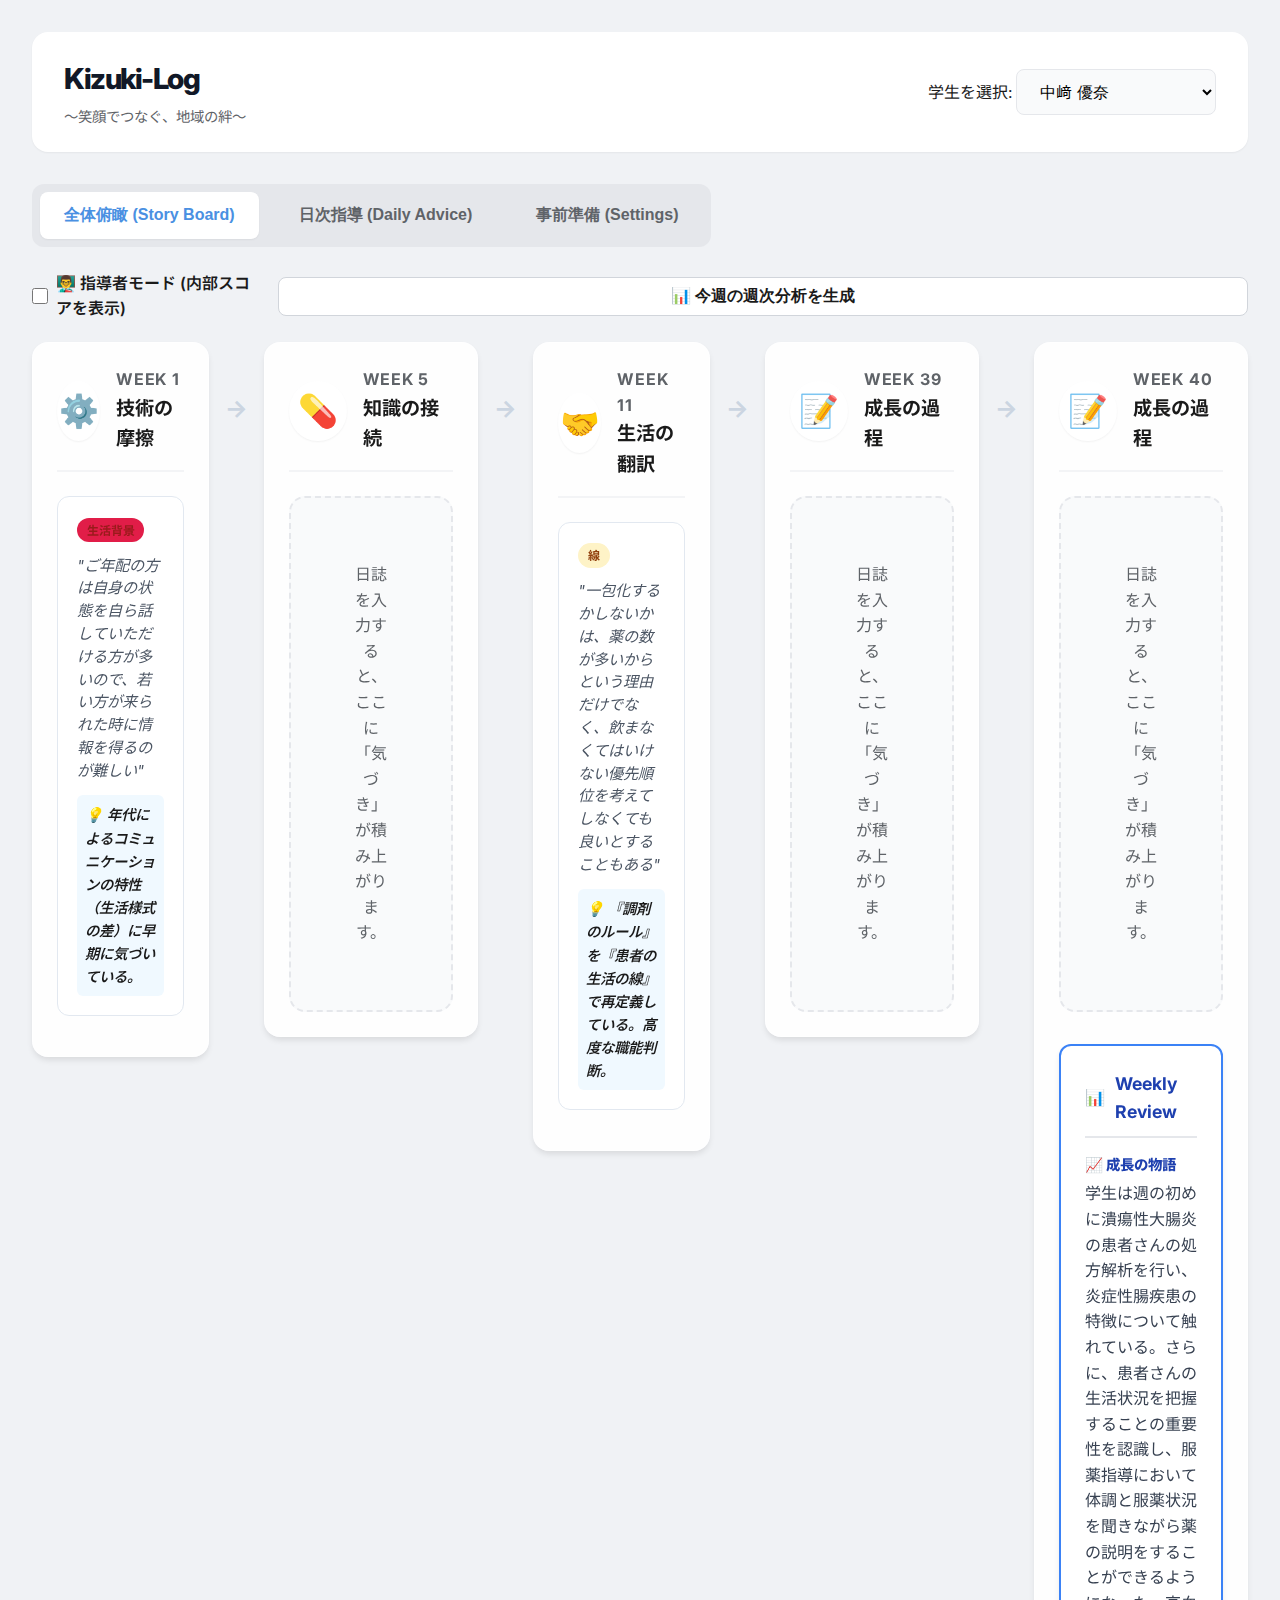
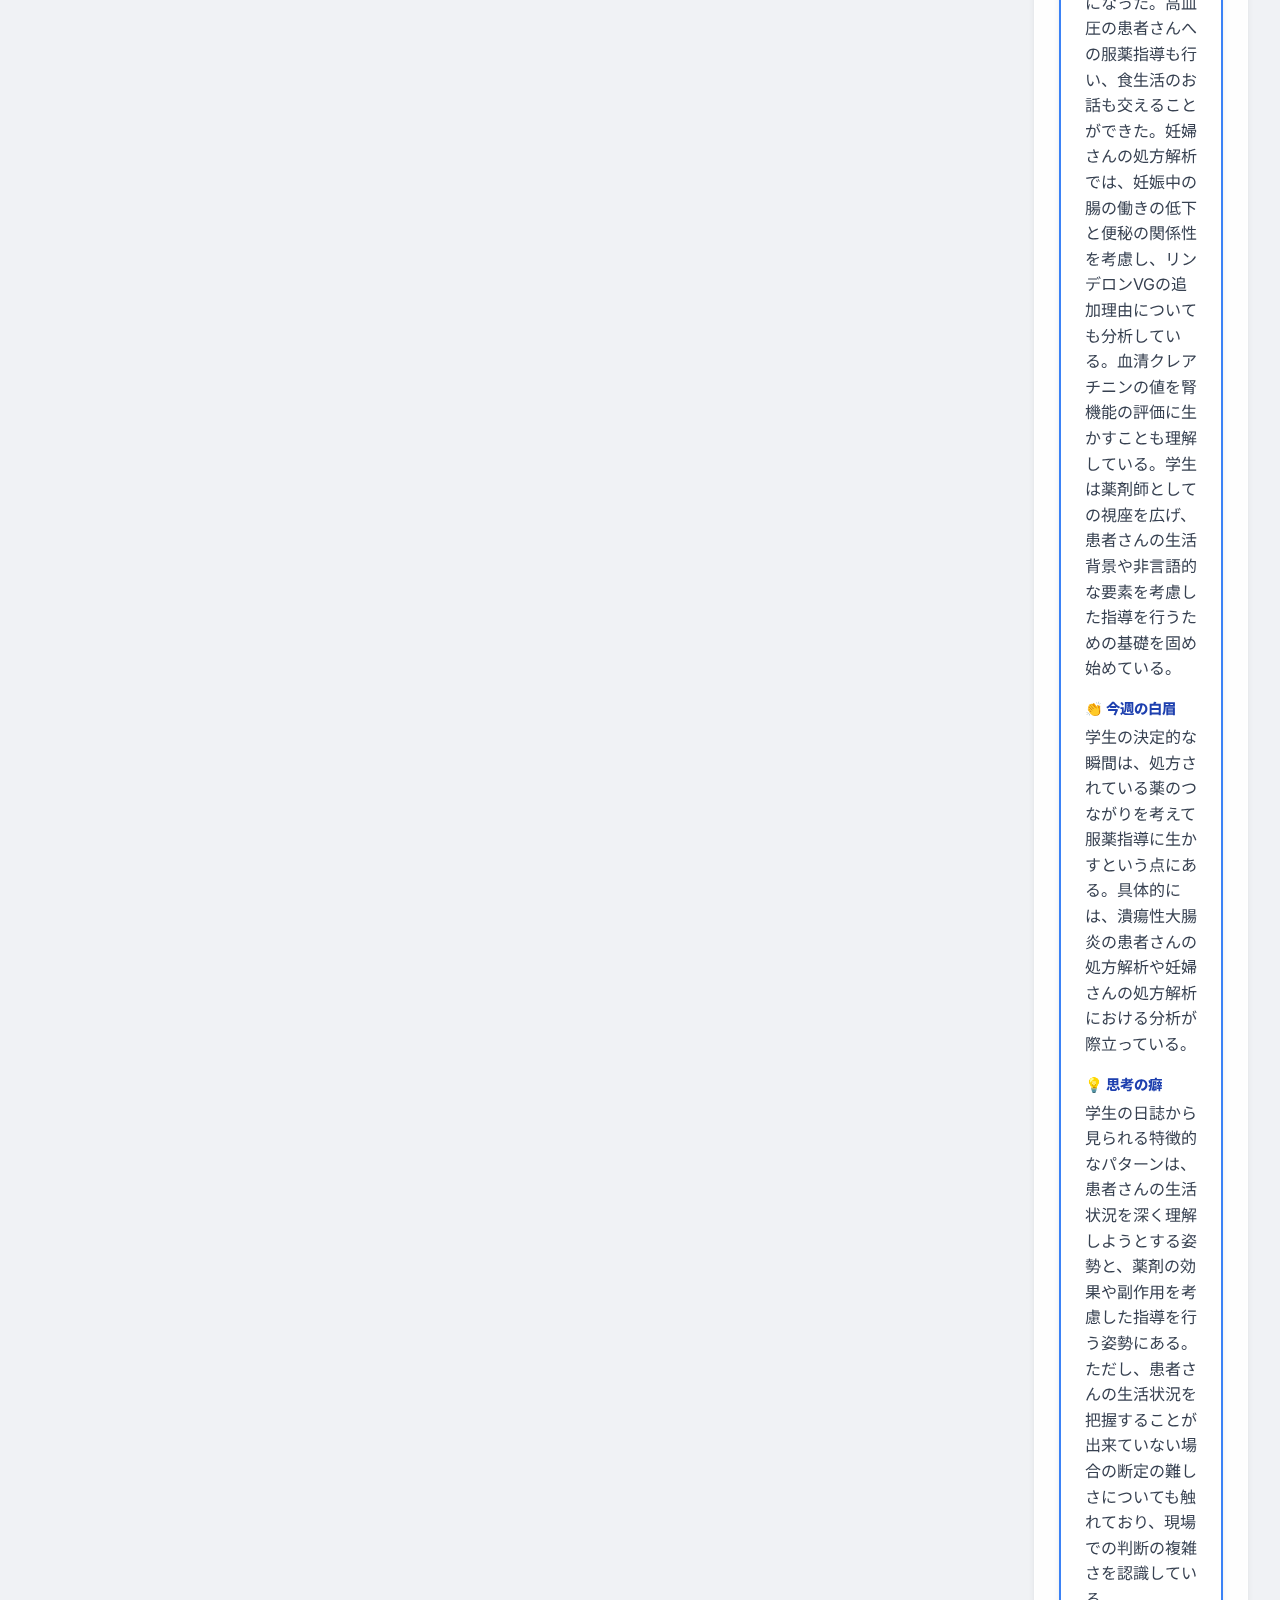
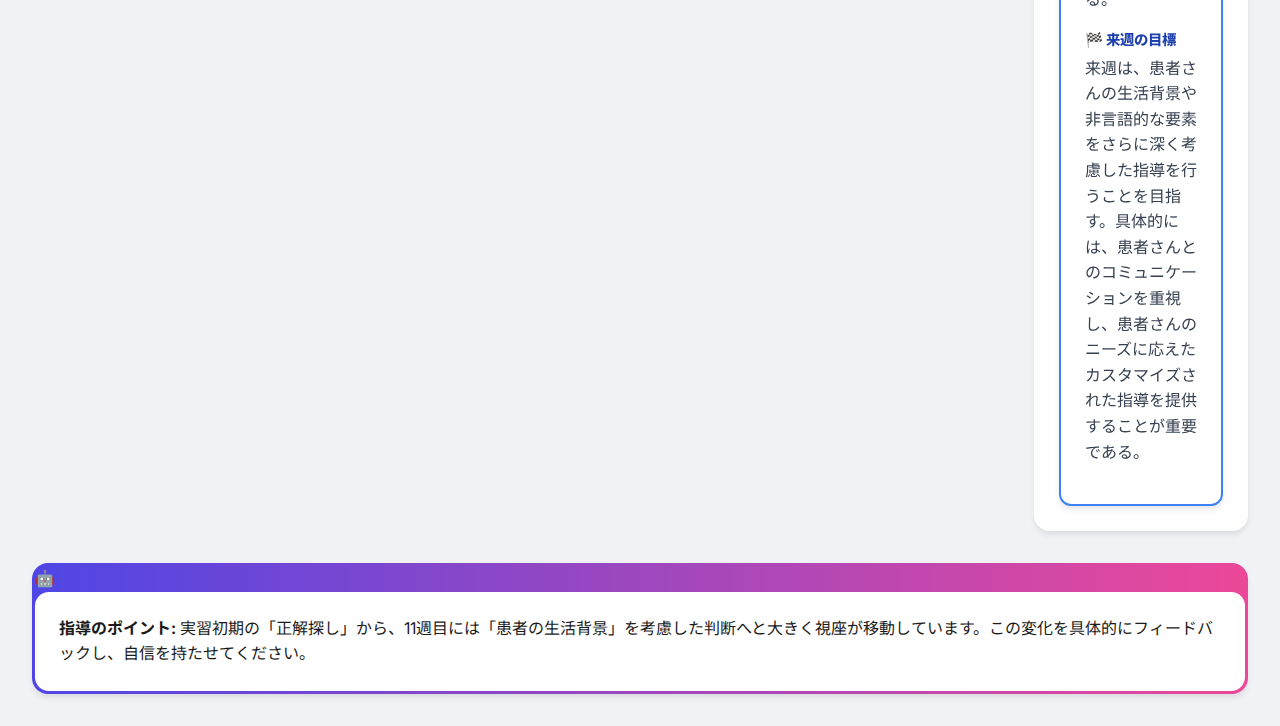
<file: index.html>
<!DOCTYPE html>
<html lang="ja">

<head>
    <meta charset="UTF-8">
    <meta name="viewport" content="width=device-width, initial-scale=1.0">
    <title>Kizuki-Log Dashboard</title>
    <link rel="stylesheet" href="style.css?v=3">
    <link
        href="https://fonts.googleapis.com/css2?family=Inter:wght@400;600;800&family=Noto+Sans+JP:wght@400;700&display=swap"
        rel="stylesheet">
</head>

<body>
    <div class="app-container">
        <header>
            <div class="logo">
                <h1>Kizuki-Log</h1>
                <span class="subtitle">〜薬局実習の「徒然なる学び」を翻訳する〜</span>
            </div>
            <div class="student-selector">
                <label for="student-select">学生を選択:</label>
                <select id="student-select">
                    <!-- Options will be populated by JS -->
                </select>
            </div>
        </header>

        <nav class="tab-nav">
            <button class="tab-btn active" data-tab="storyboard">全体俯瞰 (Story Board)</button>
            <button class="tab-btn" data-tab="daily">日次指導 (Daily Advice)</button>
            <button class="tab-btn" data-tab="settings">事前準備 (Settings)</button>
        </nav>

        <main>
            <!-- Story Board Tab -->
            <div id="tab-storyboard" class="tab-content active">
                <div class="storyboard-controls"
                    style="margin-bottom: 20px; display: flex; gap: 15px; align-items: center;">
                    <div class="instructor-toggle">
                        <label class="switch-label"
                            style="display: flex; align-items: center; gap: 8px; font-weight: 600; cursor: pointer;">
                            <input type="checkbox" id="instructor-mode-toggle" style="width: 20px; height: 20px;">
                            <span>👨‍🏫 指導者モード (内部スコアを表示)</span>
                        </label>
                    </div>
                    <button id="generate-weekly-btn" class="secondary-btn" style="margin: 0; padding: 8px 16px;">📊
                        今週の週次分析を生成</button>
                    <div id="weekly-loading" class="spinner-small" style="display: none;"></div>
                </div>

                <div class="story-board" id="story-board-container">
                    <!-- Dynamic Columns will be injected by JS -->
                    <div class="empty-state">設定画面で実習期間を設定すると、成長の軌跡がここに表示されます。</div>
                </div>

                <section class="ai-advice-section">
                    <div class="ai-icon">🤖</div>
                    <div id="ai-advice-content">
                        <!-- AI Advice populated here -->
                    </div>
                </section>
            </div>

            <!-- Daily Advice Tab -->
            <div id="tab-daily" class="tab-content" style="display: none;">
                <div class="daily-interface">
                    <!-- Calendar Sidebar -->
                    <div class="daily-calendar-col card">
                        <div class="header-with-icon">
                            <span class="icon">📅</span>
                            <h2>実習進捗</h2>
                        </div>
                        <div id="attendance-calendar" class="calendar-grid">
                            <!-- JS dynamically generates content -->
                        </div>
                        <div class="calendar-legend">
                            <span class="legend-item"><span class="dot filled"></span> 入力済</span>
                            <span class="legend-item"><span class="dot"></span> 未入力</span>
                        </div>
                    </div>

                    <!-- Left: Student Daily Input -->
                    <div class="daily-input-col card">
                        <div class="header-with-icon">
                            <span class="icon">📝</span>
                            <h2>今日の日誌入力</h2>
                        </div>
                        <div class="form-group-row">
                            <div class="form-group">
                                <label for="daily-date">日付:</label>
                                <input type="date" id="daily-date">
                            </div>
                        </div>
                        <div class="form-group">
                            <label for="journal-practical">具体的な実習内容</label>
                            <textarea id="journal-practical" placeholder="例：今日は糖尿病の患者さんの服薬指導を見学しました..."
                                style="height: 120px;"></textarea>
                        </div>
                        <div class="form-group">
                            <label for="journal-unachieved">実習にて達成できなかった点（次回への反省・改善点）</label>
                            <textarea id="journal-unachieved" placeholder="例：患者さんの質問に即座に答えられなかった..."
                                style="height: 100px;"></textarea>
                        </div>

                        <!-- 指導者専用入力エリア -->
                        <div class="instructor-input-area">
                            <div class="header-with-icon" style="margin-top: 12px;">
                                <span class="icon">👨‍🏫</span>
                                <h3>指導者メモ（任意）</h3>
                            </div>

                            <!-- 前回の継続フラグ表示 -->
                            <div id="previous-triggers-display" class="previous-triggers-box" style="display: none;">
                                <div class="triggers-label">🔗 前回の指導ポイント（継続フラグ）:</div>
                                <div id="previous-triggers-text" class="triggers-content"></div>
                            </div>

                            <div class="form-group">
                                <label for="instructor-notes">現場で感じた学生の様子</label>
                                <textarea id="instructor-notes" placeholder="例：今日は少し緊張気味だった。患者さんとの会話で笑顔が見られた..."
                                    style="height: 80px;"></textarea>
                            </div>
                        </div>

                        <button id="analyze-btn" class="primary-btn">🤖 AI解析・保存</button>
                        <div id="analyze-loading" class="loading-indicator" style="display: none;">
                            <div class="spinner"></div>
                            <span>AIが日誌を分析しています...</span>
                        </div>
                    </div>

                    <!-- Right: AI Briefing Report -->
                    <div class="daily-coach-col">

                        <!-- ブリーフィング・レポート: 専門的洞察 -->
                        <div class="coach-card analysis-card">
                            <div class="coach-header">
                                <span class="icon">📋</span>
                                <h3>ブリーフィング・レポート</h3>
                            </div>
                            <div id="daily-analysis-result">
                                <div class="empty-state-sm">日誌を入力して解析ボタンを押してね</div>
                            </div>
                        </div>

                        <!-- 対話サポート -->
                        <div class="coach-card suggestion-card">
                            <div class="coach-header">
                                <span class="icon">💬</span>
                                <h3>対話サポート</h3>
                            </div>
                            <div id="daily-suggestions">
                                <!-- Mentoring support content -->
                            </div>
                        </div>

                        <!-- 指導シード（次回の継続ポイント） -->
                        <div class="coach-card seed-card" id="seed-selection-card" style="display: none;">
                            <div class="coach-header">
                                <span class="icon">🌱</span>
                                <h3>次回の指導シード</h3>
                            </div>
                            <p class="seed-instruction">明日確認したいポイントを1つ選んでください：</p>
                            <div id="mentoring-seeds-list">
                                <!-- Radio buttons for seeds -->
                            </div>
                            <button id="save-seed-btn" class="secondary-btn">選択したシードを保存</button>
                        </div>

                        <!-- 【NEW】研究用判定データ（Step 0 統合） -->
                        <div class="coach-card step0-card" id="step0-judgment-card"
                            style="display: none; border-left-color: #9c27b0;">
                            <div class="coach-header">
                                <span class="icon">🔬</span>
                                <h3>研究データ判定 (Step 0)</h3>
                            </div>
                            <p class="seed-instruction" style="margin-bottom: 12px;">
                                AIが抽出したトピックの「概念化レベル」と「主体」を確認・修正してください。</p>
                            <div id="step0-drafts-list" class="step0-drafts-container">
                                <!-- Draft items will be injected here by JS -->
                            </div>
                            <button id="save-step0-btn" class="primary-btn"
                                style="margin-top: 12px; width: 100%; background-color: #9c27b0;">この判定を確定して保存</button>
                        </div>

                        <!-- Feedback Input -->
                        <div class="coach-card feedback-input-card">
                            <div class="coach-header">
                                <span class="icon">✍️</span>
                                <h3>指導コメント入力</h3>
                            </div>
                            <textarea id="feedback-input" placeholder="学生への実際のフィードバックを入力..."></textarea>
                            <button id="save-feedback-btn" class="secondary-btn">コメントを保存</button>
                        </div>
                    </div>
                </div>
            </div>
            <!-- Settings Tab -->
            <div id="tab-settings" class="tab-content" style="display: none;">
                <div class="settings-interface card">
                    <div class="header-with-actions">
                        <div class="header-with-icon">
                            <span class="icon">⚙️</span>
                            <h2 id="settings-title">事前準備・設定</h2>
                        </div>
                        <button id="add-new-student-btn" class="tertiary-btn">+ 新規学生を追加</button>
                    </div>

                    <section class="settings-section">
                        <h3>0. 対象学生の選択・登録</h3>
                        <div class="form-group">
                            <label for="student-name">学生氏名:</label>
                            <input type="text" id="student-name" placeholder="例：新薬 太郎（既存学生を選ぶと編集、新しい名前で新規登録）">
                        </div>
                    </section>

                    <section class="settings-section">
                        <h3>1. 実習期間の設定</h3>
                        <div class="form-group-row">
                            <div class="form-group">
                                <label for="start-date">開始日:</label>
                                <input type="date" id="start-date">
                            </div>
                            <div class="form-group">
                                <label for="end-date">終了日:</label>
                                <input type="date" id="end-date">
                            </div>
                        </div>
                    </section>

                    <section class="settings-section">
                        <h3>2. 薬局のスローガン・評価軸</h3>
                        <div class="form-group">
                            <label for="pharmacy-slogan">スローガン:</label>
                            <input type="text" id="pharmacy-slogan" placeholder="例：生活を翻訳する、徒然なる学び">
                        </div>
                        <div class="form-group">
                            <label for="focus-keywords">重点キーワード（カンマ区切り）:</label>
                            <input type="text" id="focus-keywords" placeholder="例：生活背景, 心情, 処方意図">
                        </div>
                    </section>

                    <section class="settings-section">
                        <h3>3. AIプロバイダ設定</h3>
                        <div class="form-group">
                            <label for="ai-provider-select">使用するAIエンジン:</label>
                            <select id="ai-provider-select">
                                <option value="groq">🚀 Groq (Llama 3.3 70B) — 無料・高速</option>
                                <option value="gemini">✨ Google Gemini 2.0 Flash (推奨)</option>
                                <option value="openai">🤖 OpenAI (GPT-4o) — 有料</option>
                                <option value="anthropic">🧠 Anthropic (Claude) — 有料</option>
                            </select>
                        </div>
                        <div id="ai-provider-status" class="ai-provider-status">
                            <span class="status-dot status-unknown"></span>
                            <span id="ai-status-text">接続テストボタンで確認できます</span>
                        </div>
                        <button id="test-ai-btn" class="tertiary-btn" style="margin-top: 8px;">🔌 接続テスト</button>
                    </section>

                    <section class="settings-section">
                        <h3>4. 学生個別の情報</h3>
                        <div class="form-group">
                            <label for="student-goal">今回の実習目標:</label>
                            <textarea id="student-goal" style="height: 80px;"
                                placeholder="学生本人が立てた目標や、指導者として期待すること"></textarea>
                        </div>
                        <div class="form-group">
                            <label for="student-interests">興味・関心のある分野:</label>
                            <input type="text" id="student-interests" placeholder="例：漢方, 在宅, OTC, 多職種連携">
                        </div>
                    </section>

                    <button id="save-settings-btn" class="primary-btn">設定を保存して適用</button>
                </div>
            </div>
        </main>
    </div>
    <script src="app.js?v=3"></script>
</body>

</html>
</file>
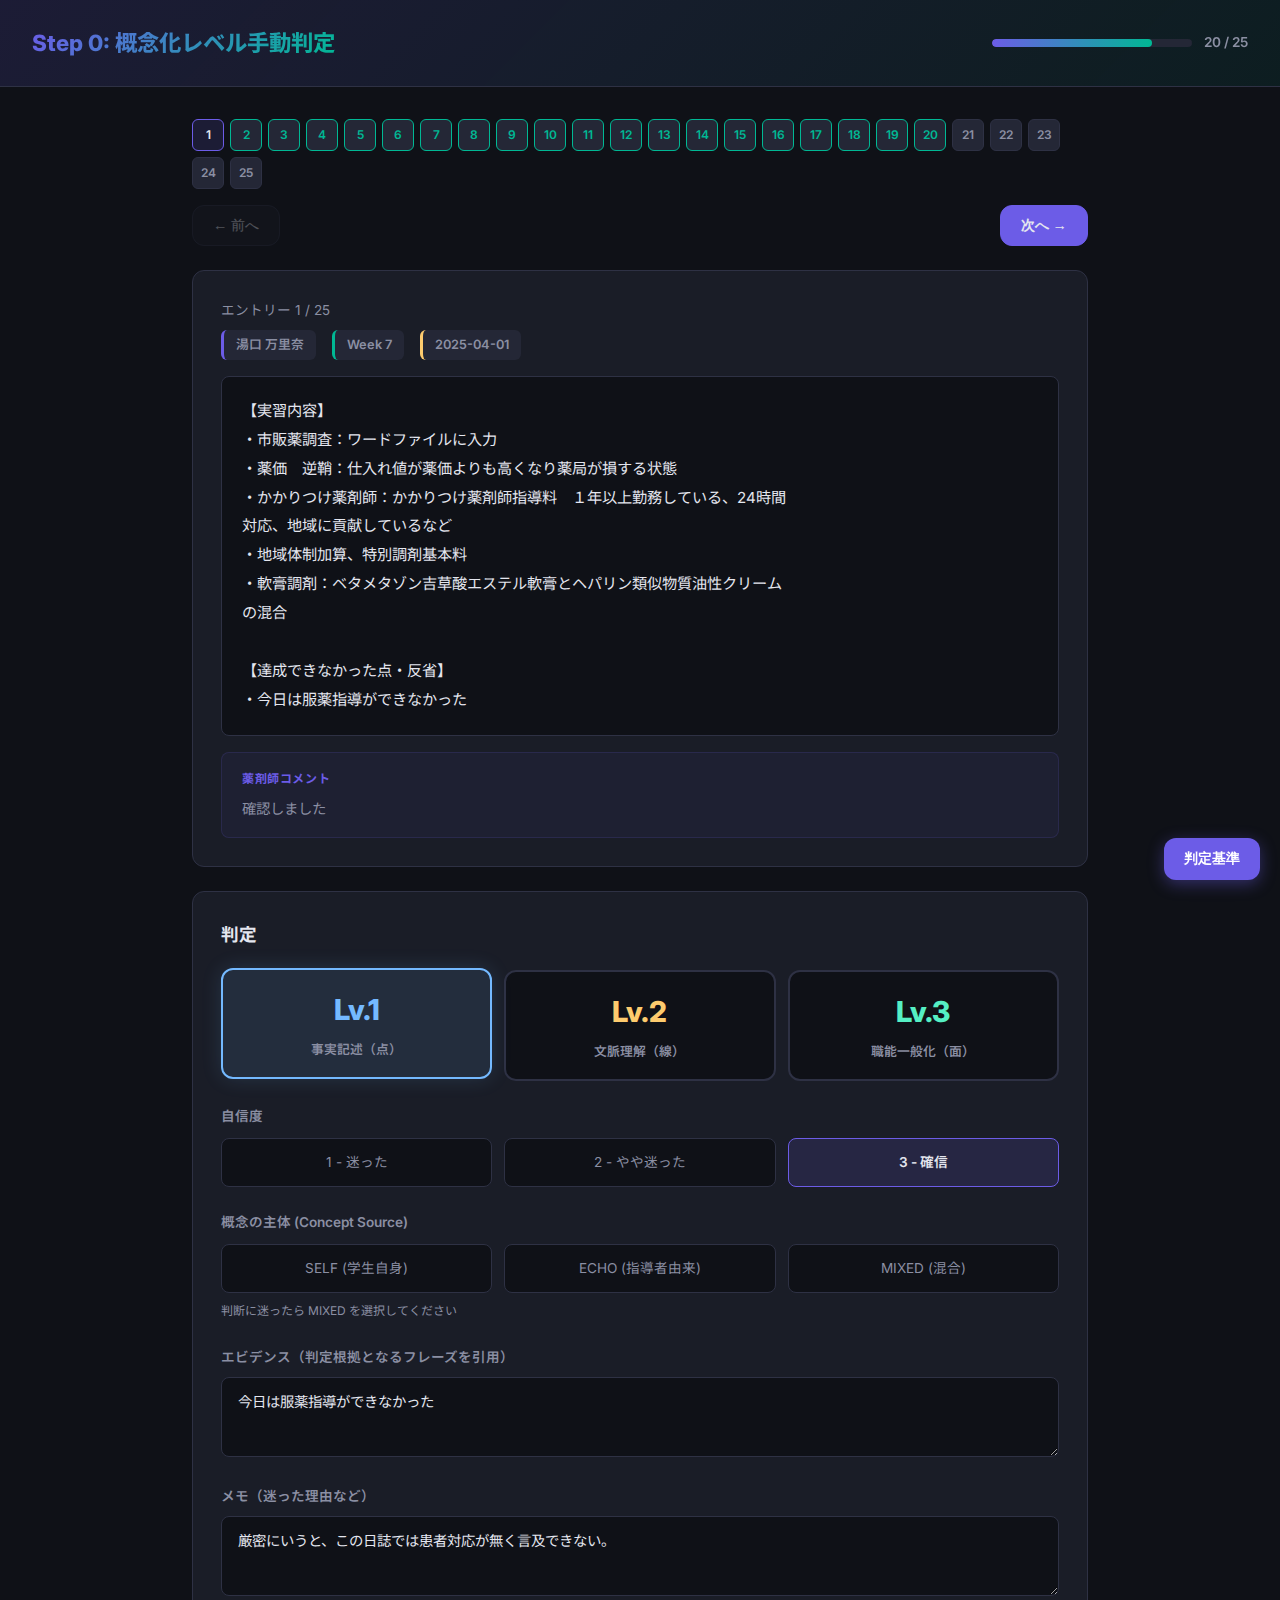
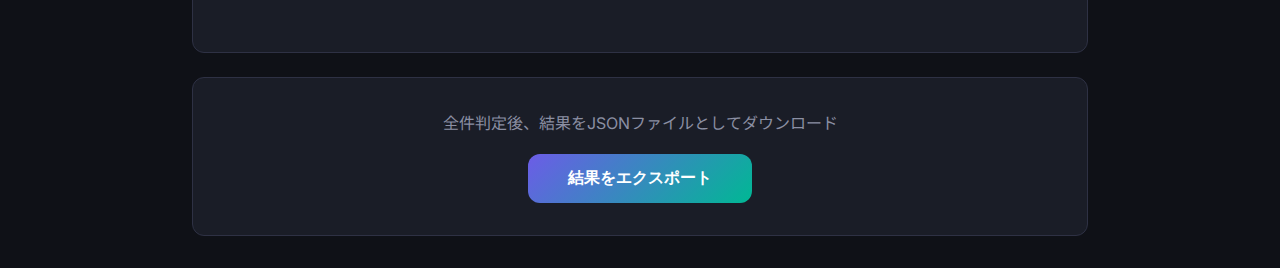
<file: step0_interface.html>
<!DOCTYPE html>
<html lang="ja">

<head>
    <meta charset="UTF-8">
    <meta name="viewport" content="width=device-width, initial-scale=1.0">
    <title>Step 0: 概念化レベル手動判定</title>
    <link
        href="https://fonts.googleapis.com/css2?family=Inter:wght@400;600;800&family=Noto+Sans+JP:wght@400;700&display=swap"
        rel="stylesheet">
    <style>
        :root {
            --bg: #0f1117;
            --surface: #1a1d27;
            --surface-2: #242736;
            --border: #2e3144;
            --text: #e4e6ef;
            --text-muted: #8b8fa3;
            --primary: #6c5ce7;
            --primary-glow: rgba(108, 92, 231, 0.15);
            --success: #00b894;
            --warning: #fdcb6e;
            --danger: #ff6b6b;
            --lv1: #74b9ff;
            --lv2: #fdcb6e;
            --lv3: #55efc4;
            --radius: 12px;
        }

        * {
            box-sizing: border-box;
            margin: 0;
            padding: 0;
        }

        body {
            font-family: 'Inter', 'Noto Sans JP', sans-serif;
            background: var(--bg);
            color: var(--text);
            line-height: 1.7;
        }

        /* Header */
        .header {
            background: linear-gradient(135deg, rgba(108, 92, 231, 0.15), rgba(0, 184, 148, 0.08));
            border-bottom: 1px solid var(--border);
            padding: 24px 32px;
            display: flex;
            justify-content: space-between;
            align-items: center;
            position: sticky;
            top: 0;
            z-index: 100;
            backdrop-filter: blur(20px);
        }

        .header h1 {
            font-size: 1.4rem;
            font-weight: 800;
            background: linear-gradient(135deg, #6c5ce7, #00b894);
            -webkit-background-clip: text;
            -webkit-text-fill-color: transparent;
        }

        .progress-bar {
            display: flex;
            align-items: center;
            gap: 12px;
        }

        .progress-track {
            width: 200px;
            height: 8px;
            background: var(--surface-2);
            border-radius: 4px;
            overflow: hidden;
        }

        .progress-fill {
            height: 100%;
            background: linear-gradient(90deg, #6c5ce7, #00b894);
            border-radius: 4px;
            transition: width 0.4s ease;
        }

        .progress-text {
            font-size: 0.85rem;
            color: var(--text-muted);
            font-weight: 600;
        }

        /* Layout */
        .container {
            max-width: 960px;
            margin: 0 auto;
            padding: 32px;
        }

        /* Navigation */
        .nav-buttons {
            display: flex;
            justify-content: space-between;
            margin-bottom: 24px;
        }

        .nav-btn {
            padding: 10px 20px;
            border: 1px solid var(--border);
            background: var(--surface);
            color: var(--text);
            border-radius: var(--radius);
            cursor: pointer;
            font-size: 0.9rem;
            transition: all 0.2s;
        }

        .nav-btn:hover:not(:disabled) {
            background: var(--surface-2);
            border-color: var(--primary);
        }

        .nav-btn:disabled {
            opacity: 0.3;
            cursor: not-allowed;
        }

        .nav-btn.primary {
            background: var(--primary);
            border-color: var(--primary);
            font-weight: 600;
        }

        /* Entry Card */
        .entry-card {
            background: var(--surface);
            border: 1px solid var(--border);
            border-radius: var(--radius);
            padding: 28px;
            margin-bottom: 24px;
        }

        .entry-meta {
            display: flex;
            gap: 16px;
            margin-bottom: 16px;
            flex-wrap: wrap;
        }

        .meta-tag {
            padding: 4px 12px;
            background: var(--surface-2);
            border-radius: 6px;
            font-size: 0.8rem;
            color: var(--text-muted);
            font-weight: 600;
        }

        .meta-tag.student {
            border-left: 3px solid var(--primary);
        }

        .meta-tag.week {
            border-left: 3px solid var(--success);
        }

        .meta-tag.date {
            border-left: 3px solid var(--warning);
        }

        .entry-counter {
            font-size: 0.85rem;
            color: var(--text-muted);
            margin-bottom: 8px;
        }

        .entry-text {
            background: var(--bg);
            border: 1px solid var(--border);
            border-radius: 8px;
            padding: 20px;
            font-size: 0.95rem;
            line-height: 1.9;
            max-height: 400px;
            overflow-y: auto;
            white-space: pre-wrap;
        }

        /* Pharmacist feedback section */
        .feedback-section {
            margin-top: 16px;
            padding: 16px 20px;
            background: rgba(108, 92, 231, 0.06);
            border: 1px solid rgba(108, 92, 231, 0.15);
            border-radius: 8px;
        }

        .feedback-label {
            font-size: 0.75rem;
            color: var(--primary);
            font-weight: 700;
            text-transform: uppercase;
            letter-spacing: 0.05em;
            margin-bottom: 8px;
        }

        .feedback-text {
            font-size: 0.9rem;
            color: var(--text-muted);
            line-height: 1.7;
            white-space: pre-wrap;
        }

        /* Judgment Form */
        .judgment-card {
            background: var(--surface);
            border: 1px solid var(--border);
            border-radius: var(--radius);
            padding: 28px;
            margin-bottom: 24px;
        }

        .judgment-card h3 {
            font-size: 1.1rem;
            margin-bottom: 20px;
            color: var(--text);
        }

        /* Level Selection */
        .level-options {
            display: grid;
            grid-template-columns: repeat(3, 1fr);
            gap: 12px;
            margin-bottom: 24px;
        }

        .level-btn {
            padding: 16px;
            border: 2px solid var(--border);
            background: var(--bg);
            border-radius: var(--radius);
            cursor: pointer;
            text-align: center;
            transition: all 0.25s;
        }

        .level-btn:hover {
            transform: translateY(-2px);
            box-shadow: 0 4px 12px rgba(0, 0, 0, 0.3);
        }

        .level-btn.selected {
            transform: translateY(-2px);
        }

        .level-btn[data-level="1"].selected {
            border-color: var(--lv1);
            background: rgba(116, 185, 255, 0.1);
            box-shadow: 0 0 20px rgba(116, 185, 255, 0.15);
        }

        .level-btn[data-level="2"].selected {
            border-color: var(--lv2);
            background: rgba(253, 203, 110, 0.1);
            box-shadow: 0 0 20px rgba(253, 203, 110, 0.15);
        }

        .level-btn[data-level="3"].selected {
            border-color: var(--lv3);
            background: rgba(85, 239, 196, 0.1);
            box-shadow: 0 0 20px rgba(85, 239, 196, 0.15);
        }

        .level-num {
            font-size: 1.8rem;
            font-weight: 800;
            margin-bottom: 4px;
        }

        .level-btn[data-level="1"] .level-num {
            color: var(--lv1);
        }

        .level-btn[data-level="2"] .level-num {
            color: var(--lv2);
        }

        .level-btn[data-level="3"] .level-num {
            color: var(--lv3);
        }

        .level-label {
            font-size: 0.8rem;
            color: var(--text-muted);
            font-weight: 600;
        }

        /* Confidence */
        .confidence-section {
            margin-bottom: 24px;
        }

        .confidence-section label {
            display: block;
            font-size: 0.85rem;
            color: var(--text-muted);
            margin-bottom: 10px;
            font-weight: 600;
        }

        .confidence-options {
            display: flex;
            gap: 12px;
        }

        .conf-btn {
            flex: 1;
            padding: 12px;
            border: 1px solid var(--border);
            background: var(--bg);
            border-radius: 8px;
            cursor: pointer;
            text-align: center;
            font-size: 0.85rem;
            color: var(--text-muted);
            transition: all 0.2s;
        }

        .conf-btn:hover {
            border-color: var(--primary);
        }

        .conf-btn.selected {
            border-color: var(--primary);
            background: var(--primary-glow);
            color: var(--text);
            font-weight: 600;
        }

        /* Text inputs */
        .form-group {
            margin-bottom: 20px;
        }

        .form-group label {
            display: block;
            font-size: 0.85rem;
            color: var(--text-muted);
            margin-bottom: 8px;
            font-weight: 600;
        }

        .form-group textarea {
            width: 100%;
            padding: 12px 16px;
            border: 1px solid var(--border);
            background: var(--bg);
            color: var(--text);
            border-radius: 8px;
            font-family: inherit;
            font-size: 0.9rem;
            resize: vertical;
            min-height: 80px;
            transition: border-color 0.2s;
        }

        .form-group textarea:focus {
            outline: none;
            border-color: var(--primary);
        }

        /* Status indicator */
        .status-dot {
            display: inline-block;
            width: 8px;
            height: 8px;
            border-radius: 50%;
            margin-right: 6px;
        }

        .status-dot.done {
            background: var(--success);
        }

        .status-dot.pending {
            background: var(--border);
        }

        /* Export section */
        .export-section {
            text-align: center;
            padding: 32px;
            background: var(--surface);
            border: 1px solid var(--border);
            border-radius: var(--radius);
        }

        .export-btn {
            padding: 14px 40px;
            background: linear-gradient(135deg, #6c5ce7, #00b894);
            border: none;
            border-radius: var(--radius);
            color: white;
            font-size: 1rem;
            font-weight: 700;
            cursor: pointer;
            transition: all 0.3s;
        }

        .export-btn:hover {
            transform: translateY(-2px);
            box-shadow: 0 6px 20px rgba(108, 92, 231, 0.35);
        }

        .export-btn:disabled {
            opacity: 0.5;
            cursor: not-allowed;
            transform: none;
        }

        /* Reference panel */
        .ref-toggle {
            position: fixed;
            bottom: 20px;
            right: 20px;
            padding: 12px 20px;
            background: var(--primary);
            color: white;
            border: none;
            border-radius: var(--radius);
            cursor: pointer;
            font-weight: 600;
            font-size: 0.85rem;
            z-index: 200;
            box-shadow: 0 4px 16px rgba(108, 92, 231, 0.4);
        }

        .ref-panel {
            position: fixed;
            top: 0;
            right: -420px;
            width: 400px;
            height: 100vh;
            background: var(--surface);
            border-left: 1px solid var(--border);
            padding: 24px;
            overflow-y: auto;
            z-index: 150;
            transition: right 0.3s ease;
        }

        .ref-panel.open {
            right: 0;
        }

        .ref-panel h3 {
            font-size: 1rem;
            margin-bottom: 16px;
        }

        .ref-level {
            padding: 14px;
            background: var(--bg);
            border-radius: 8px;
            margin-bottom: 12px;
            border-left: 3px solid var(--border);
        }

        .ref-level.lv1 {
            border-left-color: var(--lv1);
        }

        .ref-level.lv2 {
            border-left-color: var(--lv2);
        }

        .ref-level.lv3 {
            border-left-color: var(--lv3);
        }

        .ref-level h4 {
            font-size: 0.9rem;
            margin-bottom: 6px;
        }

        .ref-level p {
            font-size: 0.8rem;
            color: var(--text-muted);
        }

        /* Thumbnail list */
        .thumbnail-list {
            display: flex;
            gap: 6px;
            flex-wrap: wrap;
            margin-bottom: 16px;
        }

        .thumb {
            width: 32px;
            height: 32px;
            border-radius: 6px;
            background: var(--surface-2);
            border: 1px solid var(--border);
            display: flex;
            align-items: center;
            justify-content: center;
            font-size: 0.75rem;
            font-weight: 600;
            cursor: pointer;
            transition: all 0.15s;
            color: var(--text-muted);
        }

        .thumb:hover {
            border-color: var(--primary);
        }

        .thumb.current {
            border-color: var(--primary);
            background: var(--primary-glow);
            color: var(--text);
        }

        .thumb.done {
            border-color: var(--success);
            color: var(--success);
        }

        /* Scrollbar */
        ::-webkit-scrollbar {
            width: 6px;
        }

        ::-webkit-scrollbar-track {
            background: var(--bg);
        }

        ::-webkit-scrollbar-thumb {
            background: var(--border);
            border-radius: 3px;
        }
    </style>
</head>

<body>
    <div class="header">
        <h1>Step 0: 概念化レベル手動判定</h1>
        <div class="progress-bar">
            <div class="progress-track">
                <div class="progress-fill" id="progressFill"></div>
            </div>
            <span class="progress-text" id="progressText">0 / 0</span>
        </div>
    </div>

    <div class="container">
        <div class="thumbnail-list" id="thumbnailList"></div>

        <div class="nav-buttons">
            <button class="nav-btn" id="prevBtn" onclick="navigate(-1)" disabled>&#8592; 前へ</button>
            <button class="nav-btn primary" id="nextBtn" onclick="navigate(1)">次へ &#8594;</button>
        </div>

        <div class="entry-card">
            <div class="entry-counter" id="entryCounter"></div>
            <div class="entry-meta" id="entryMeta"></div>
            <div class="entry-text" id="entryText"></div>
            <div class="feedback-section" id="feedbackSection" style="display:none">
                <div class="feedback-label">薬剤師コメント</div>
                <div class="feedback-text" id="feedbackText"></div>
            </div>
        </div>

        <div class="judgment-card">
            <h3>判定</h3>
            <div class="level-options">
                <div class="level-btn" data-level="1" onclick="setLevel(1)">
                    <div class="level-num">Lv.1</div>
                    <div class="level-label">事実記述（点）</div>
                </div>
                <div class="level-btn" data-level="2" onclick="setLevel(2)">
                    <div class="level-num">Lv.2</div>
                    <div class="level-label">文脈理解（線）</div>
                </div>
                <div class="level-btn" data-level="3" onclick="setLevel(3)">
                    <div class="level-num">Lv.3</div>
                    <div class="level-label">職能一般化（面）</div>
                </div>
            </div>

            <div class="confidence-section">
                <label>自信度</label>
                <div class="confidence-options">
                    <div class="conf-btn" data-conf="1" onclick="setConfidence(1)">1 - 迷った</div>
                    <div class="conf-btn" data-conf="2" onclick="setConfidence(2)">2 - やや迷った</div>
                    <div class="conf-btn" data-conf="3" onclick="setConfidence(3)">3 - 確信</div>
                </div>
            </div>

            <div class="confidence-section" style="margin-bottom: 24px;">
                <label>概念の主体 (Concept Source)</label>
                <div class="confidence-options" id="source-options">
                    <div class="conf-btn source-btn" data-source="SELF" onclick="setSource('SELF')">SELF (学生自身)</div>
                    <div class="conf-btn source-btn" data-source="ECHO" onclick="setSource('ECHO')">ECHO (指導者由来)</div>
                    <div class="conf-btn source-btn" data-source="MIXED" onclick="setSource('MIXED')">MIXED (混合)</div>
                </div>
                <p style="font-size: 0.75rem; color: var(--text-muted); margin-top: 8px;">判断に迷ったら MIXED を選択してください</p>
            </div>

            <div class="form-group">
                <label>エビデンス（判定根拠となるフレーズを引用）</label>
                <textarea id="evidenceInput" placeholder="日誌テキストから根拠となる部分を引用..."></textarea>
            </div>

            <div class="form-group">
                <label>メモ（迷った理由など）</label>
                <textarea id="notesInput" placeholder="判定に迷った理由、気づいたことなど..."></textarea>
            </div>
        </div>

        <div class="export-section">
            <p style="margin-bottom:16px; color: var(--text-muted);">全件判定後、結果をJSONファイルとしてダウンロード</p>
            <button class="export-btn" id="exportBtn" onclick="exportResults()">結果をエクスポート</button>
        </div>
    </div>

    <!-- Reference Panel -->
    <button class="ref-toggle" onclick="toggleRef()">判定基準</button>
    <div class="ref-panel" id="refPanel">
        <h3>判定基準リファレンス</h3>
        <div class="ref-level lv1">
            <h4 style="color: var(--lv1);">Lv.1 事実記述（点）</h4>
            <p>出来事を「点」として記録。解釈・理由付けなし。<br>
                例:「〜を見学した」「〜と言われた」「忙しかった」<br>
                主観的解釈なし / 因果関係の言及なし</p>
        </div>
        <div class="ref-level lv2">
            <h4 style="color: var(--lv2);">Lv.2 文脈理解（線）</h4>
            <p>背景・関連性に気づく。共通性を発見。仮説を立て始める。<br>
                例:「〜だからではないか」「〜かもしれない」「前と似ている」<br>
                「なぜ？」が内在 / 類似性・差異への言及 / まだ一般化はなし</p>
        </div>
        <div class="ref-level lv3">
            <h4 style="color: var(--lv3);">Lv.3 職能一般化（面）</h4>
            <p>個別経験を一般原則に昇華。他場面でも使えるルール抽出。<br>
                例:「薬剤師には〜が必要」「今後は〜を意識する」<br>
                他状況にも適用可能な法則化 / 職能の自己定義</p>
        </div>
        <hr style="border-color: var(--border); margin: 16px 0;">
        <div style="font-size: 0.8rem; color: var(--text-muted);">
            <p><strong>迷ったら:</strong> 低い方を選ぶ</p>
            <p><strong>Lv1/Lv2 境界:</strong> キーワードだけで判断しない。根拠があればLv2。</p>
            <p><strong>Lv2/Lv3 境界:</strong> 「北極星」と比較。同等の明確さがあればLv3。</p>
        </div>
    </div>

    <script>
        let data = null;
        let currentIndex = 0;

        // Load data
        async function init() {
            try {
                const response = await fetch('./step0_data.json?t=' + Date.now());
                data = await response.json();
                renderEntry();
                renderThumbnails();
                updateProgress();
            } catch (e) {
                document.querySelector('.container').innerHTML =
                    '<p style="color:var(--danger);padding:40px;text-align:center;">step0_data.json の読み込みに失敗しました。<br>先に python step0_extract_data.py を実行してください。</p>';
            }
        }

        function renderEntry() {
            const entry = data.entries[currentIndex];
            const j = entry.judgment;

            document.getElementById('entryCounter').textContent =
                `エントリー ${currentIndex + 1} / ${data.entries.length}`;

            document.getElementById('entryMeta').innerHTML = `
                <span class="meta-tag student">${entry.context.student_name}</span>
                <span class="meta-tag week">Week ${entry.context.week_number}</span>
                <span class="meta-tag date">${entry.context.journal_date}</span>
            `;

            document.getElementById('entryText').textContent = entry.entry_text;

            const fbSection = document.getElementById('feedbackSection');
            if (entry.pharmacist_feedback) {
                fbSection.style.display = 'block';
                document.getElementById('feedbackText').textContent = entry.pharmacist_feedback;
            } else {
                fbSection.style.display = 'none';
            }

            // Restore judgment state
            document.querySelectorAll('.level-btn').forEach(b => b.classList.remove('selected'));
            if (j.level) {
                document.querySelector(`.level-btn[data-level="${j.level}"]`)?.classList.add('selected');
            }

            document.querySelectorAll('.conf-btn:not(.source-btn)').forEach(b => b.classList.remove('selected'));
            if (j.confidence) {
                document.querySelector(`.conf-btn[data-conf="${j.confidence}"]`)?.classList.add('selected');
            }

            document.querySelectorAll('.source-btn').forEach(b => b.classList.remove('selected'));
            if (j.concept_source) {
                document.querySelector(`.source-btn[data-source="${j.concept_source}"]`)?.classList.add('selected');
            }

            document.getElementById('evidenceInput').value = j.evidence || '';
            document.getElementById('notesInput').value = j.notes || '';

            // Nav buttons
            document.getElementById('prevBtn').disabled = currentIndex === 0;
            document.getElementById('nextBtn').textContent =
                currentIndex === data.entries.length - 1 ? '完了' : '次へ →';

            renderThumbnails();
        }

        function renderThumbnails() {
            const list = document.getElementById('thumbnailList');
            list.innerHTML = data.entries.map((e, i) => {
                const done = e.judgment.level !== null;
                const cls = i === currentIndex ? 'current' : (done ? 'done' : '');
                return `<div class="thumb ${cls}" onclick="goTo(${i})">${i + 1}</div>`;
            }).join('');
        }

        function saveCurrentJudgment() {
            if (!data) return;
            const entry = data.entries[currentIndex];
            entry.judgment.evidence = document.getElementById('evidenceInput').value;
            entry.judgment.notes = document.getElementById('notesInput').value;
        }

        function setLevel(lv) {
            data.entries[currentIndex].judgment.level = lv;
            document.querySelectorAll('.level-btn').forEach(b => b.classList.remove('selected'));
            document.querySelector(`.level-btn[data-level="${lv}"]`).classList.add('selected');
            updateProgress();
            renderThumbnails();
        }

        function setConfidence(conf) {
            data.entries[currentIndex].judgment.confidence = conf;
            document.querySelectorAll('.conf-btn:not(.source-btn)').forEach(b => b.classList.remove('selected'));
            document.querySelector(`.conf-btn[data-conf="${conf}"]`).classList.add('selected');
        }

        function setSource(source) {
            data.entries[currentIndex].judgment.concept_source = source;
            document.querySelectorAll('.source-btn').forEach(b => b.classList.remove('selected'));
            document.querySelector(`.source-btn[data-source="${source}"]`).classList.add('selected');
        }

        function navigate(dir) {
            saveCurrentJudgment();
            currentIndex += dir;
            if (currentIndex < 0) currentIndex = 0;
            if (currentIndex >= data.entries.length) currentIndex = data.entries.length - 1;
            renderEntry();
            window.scrollTo(0, 0);
        }

        function goTo(idx) {
            saveCurrentJudgment();
            currentIndex = idx;
            renderEntry();
            window.scrollTo(0, 0);
        }

        function updateProgress() {
            const done = data.entries.filter(e => e.judgment.level !== null).length;
            const total = data.entries.length;
            const pct = total > 0 ? (done / total * 100) : 0;
            document.getElementById('progressFill').style.width = pct + '%';
            document.getElementById('progressText').textContent = `${done} / ${total}`;
        }

        function toggleRef() {
            document.getElementById('refPanel').classList.toggle('open');
        }

        function exportResults() {
            saveCurrentJudgment();
            const incomplete = data.entries.filter(e => e.judgment.level === null);
            if (incomplete.length > 0) {
                if (!confirm(`未判定が ${incomplete.length} 件あります。途中保存しますか？`)) return;
            }

            const output = {
                metadata: {
                    ...data.metadata,
                    judgment_date: new Date().toISOString().split('T')[0],
                    completed: data.entries.filter(e => e.judgment.level !== null).length,
                    total: data.entries.length
                },
                entries: data.entries
            };

            const blob = new Blob([JSON.stringify(output, null, 2)], { type: 'application/json' });
            const url = URL.createObjectURL(blob);
            const a = document.createElement('a');
            a.href = url;
            a.download = `step0_judged_${new Date().toISOString().split('T')[0]}.json`;
            a.click();
            URL.revokeObjectURL(url);
        }

        // Keyboard shortcuts
        document.addEventListener('keydown', (e) => {
            if (e.target.tagName === 'TEXTAREA') return;
            switch (e.key) {
                case '1': setLevel(1); break;
                case '2': setLevel(2); break;
                case '3': setLevel(3); break;
                case 'ArrowRight': navigate(1); break;
                case 'ArrowLeft': navigate(-1); break;
            }
        });

        init();
    </script>
</body>

</html>
</file>
<file: style.css>
:root {
    --primary: #4a90e2;
    --bg-color: #f0f2f5;
    --text-primary: #1a1a1a;
    --text-secondary: #5f6368;
    --accent: #3b82f6;
    --card-bg: rgba(255, 255, 255, 0.9);
    --glass-border: 1px solid rgba(255, 255, 255, 0.4);
    --shadow-sm: 0 1px 2px rgba(0, 0, 0, 0.05);
    --shadow-md: 0 4px 6px -1px rgba(0, 0, 0, 0.1);
    --font-sans: 'Inter', "Noto Sans JP", sans-serif;

    /* Stage Colors */
    --color-w1: #e0f2fe;
    --color-w1-dark: #0284c7;
    --color-w5: #f0fdf4;
    --color-w5-dark: #16a34a;
    --color-w11: #fff1f2;
    --color-w11-dark: #e11d48;
}

* {
    box-sizing: border-box;
    margin: 0;
    padding: 0;
}

body {
    font-family: var(--font-sans);
    background-color: var(--bg-color);
    margin: 0;
    color: var(--text-primary);
    line-height: 1.6;
}

.app-container {
    max-width: 1400px;
    margin: 0 auto;
    padding: 2rem;
}

/* Header */
header {
    display: flex;
    justify-content: space-between;
    align-items: center;
    margin-bottom: 2rem;
    background: white;
    padding: 1.5rem 2rem;
    border-radius: 16px;
    box-shadow: var(--shadow-sm);
}

.logo h1 {
    font-size: 1.8rem;
    margin: 0;
    font-weight: 800;
    letter-spacing: -0.05em;
    color: #111827;
}

.subtitle {
    display: block;
    color: var(--text-secondary);
    font-size: 0.9rem;
    margin-top: 0.2rem;
}

select {
    padding: 0.8rem 1.2rem;
    border-radius: 8px;
    border: 1px solid #e5e7eb;
    font-size: 1rem;
    background-color: #f9fafb;
    cursor: pointer;
    min-width: 200px;
}

/* Story Board Layout */
.story-board {
    display: flex;
    gap: 1rem;
    align-items: flex-start;
    margin-bottom: 2rem;
}

.stage-column {
    flex: 1;
    background: var(--card-bg);
    border-radius: 16px;
    padding: 1.5rem;
    min-height: 600px;
    box-shadow: var(--shadow-md);
    border: var(--glass-border);
    backdrop-filter: blur(8px);
}

.stage-connector {
    display: flex;
    align-items: center;
    justify-content: center;
    padding-top: 3rem;
    color: #cbd5e1;
    font-weight: bold;
    font-size: 1.5rem;
}

/* Stage Headers */
.stage-header {
    display: flex;
    align-items: center;
    gap: 1rem;
    margin-bottom: 1.5rem;
    padding-bottom: 1rem;
    border-bottom: 2px solid #f3f4f6;
}

.stage-icon {
    font-size: 2rem;
    background: #fff;
    width: 60px;
    height: 60px;
    display: flex;
    align-items: center;
    justify-content: center;
    border-radius: 50%;
    box-shadow: var(--shadow-sm);
}

.stage-info h2 {
    margin: 0;
    font-size: 1rem;
    color: var(--text-secondary);
    text-transform: uppercase;
    letter-spacing: 0.05em;
}

.stage-theme {
    margin: 0;
    font-size: 1.2rem;
    font-weight: 700;
    color: var(--text-primary);
}

/* Specific Colors for Columns */
#col-w1 .stage-icon {
    color: var(--color-w1-dark);
    background: var(--color-w1);
}

#col-w5 .stage-icon {
    color: var(--color-w5-dark);
    background: var(--color-w5);
}

#col-w11 .stage-icon {
    color: var(--color-w11-dark);
    background: var(--color-w11);
}

/* Cards */
.growth-trigger-card {
    background: linear-gradient(135deg, #f8fafc, #edf2f7);
    padding: 1.2rem;
    border-radius: 12px;
    border-left: 4px solid var(--accent);
    margin-bottom: 1rem;
}

.trigger-desc {
    font-weight: 600;
    font-size: 0.95rem;
    color: #334155;
}

.insight-card {
    background: white;
    padding: 1.2rem;
    border-radius: 12px;
    border: 1px solid #e2e8f0;
    margin-bottom: 1rem;
    transition: transform 0.2s;
}

.insight-card:hover {
    transform: translateY(-2px);
    box-shadow: var(--shadow-md);
}

.insight-header {
    margin-bottom: 0.8rem;
}

.badgem {
    font-size: 0.75rem;
    padding: 0.3rem 0.6rem;
    border-radius: 100px;
    font-weight: 700;
    text-transform: uppercase;
}

.badge-生活背景 {
    background: #fee2e2;
    color: #991b1b;
}

.badge-線 {
    background: #fef3c7;
    color: #92400e;
}

.badge-滲み出し {
    background: #dbeafe;
    color: #1e40af;
}

.badge-伏線回収 {
    background: #d1fae5;
    color: #065f46;
}

.insight-text {
    font-style: italic;
    color: #4b5563;
    margin-bottom: 0.8rem;
    font-size: 0.95rem;
    line-height: 1.5;
}

.insight-reason {
    font-size: 0.85rem;
    color: var(--color-w1-dark);
    font-weight: 600;
    background: #f0f9ff;
    padding: 0.5rem;
    border-radius: 6px;
}

/* AI Advice Section */
.ai-advice-section {
    background: linear-gradient(to right, #4f46e5, #ec4899);
    border-radius: 16px;
    padding: 3px;
    /* for gradient border effect */
    color: white;
    box-shadow: var(--shadow-md);
}

.ai-advice-section>div:last-child {
    background: white;
    /* Inner content bg */
    border-radius: 14px;
    padding: 1.5rem;
    color: var(--text-primary);
    display: flex;
    align-items: center;
    gap: 1rem;
}


/* Settings Interface */
.settings-interface {
    max-width: 800px;
    margin: 0 auto;
    background: white;
    border-radius: 16px;
    padding: 2.5rem;
    box-shadow: var(--shadow-md);
}

.settings-section {
    margin-bottom: 2.5rem;
    padding-bottom: 1.5rem;
    border-bottom: 1px solid #f3f4f6;
}

.settings-section h3 {
    font-size: 1.2rem;
    color: var(--primary);
    margin-bottom: 1.5rem;
}

.form-group {
    margin-bottom: 1.2rem;
}

.form-group label {
    display: block;
    font-weight: 600;
    margin-bottom: 0.5rem;
    color: var(--text-primary);
}

.form-group input[type="text"],
.form-group input[type="date"],
.form-group select {
    width: 100%;
    padding: 0.8rem;
    border: 1px solid #d1d5db;
    border-radius: 8px;
    font-size: 1rem;
    box-sizing: border-box;
}

.form-group-row {
    display: flex;
    gap: 1.5rem;
}

.form-group-row .form-group {
    flex: 1;
}

.empty-state {
    grid-column: 1 / -1;
    text-align: center;
    padding: 4rem;
    background: #f9fafb;
    border-radius: 16px;
    border: 2px dashed #e5e7eb;
    color: var(--text-secondary);
}

/* Tabs extension */
.tab-nav {
    display: flex;
    gap: 1rem;
    margin-bottom: 1.5rem;
    background: #e5e7eb;
    padding: 0.5rem;
    border-radius: 12px;
    width: fit-content;
}

.tab-btn {
    padding: 0.8rem 1.5rem;
    border: none;
    background: transparent;
    font-size: 1rem;
    font-weight: 600;
    color: var(--text-secondary);
    border-radius: 8px;
    cursor: pointer;
    transition: all 0.2s;
}

.tab-btn.active {
    background: white;
    color: var(--primary);
    box-shadow: var(--shadow-sm);
}

/* Daily Interface Layout */
.daily-interface {
    display: grid;
    grid-template-columns: 200px 1.2fr 1fr;
    gap: 1.5rem;
    align-items: start;
}

.daily-input-col {
    flex: 1;
    background: white;
    border-radius: 16px;
    padding: 2rem;
    box-shadow: var(--shadow-md);
}

.daily-coach-col {
    flex: 1;
    display: flex;
    flex-direction: column;
    gap: 1.5rem;
}

/* Forms */
/* Forms */
textarea {
    width: 100%;
    min-height: 100px;
    border: 1px solid #d1d5db;
    border-radius: 12px;
    padding: 1rem;
    font-size: 1rem;
    font-family: var(--font-sans);
    resize: vertical;
    margin-bottom: 0.5rem;
    box-sizing: border-box;
}

#journal-practical {
    height: 150px;
}

#journal-unachieved {
    height: 120px;
    background-color: #ffffff;
    border-color: #fca5a5;
    /* Light red border for unachieved */
}

/* Focus styles */
textarea:focus {
    outline: none;
    border-color: var(--primary);
    box-shadow: 0 0 0 3px rgba(74, 144, 226, 0.1);
}

#journal-unachieved:focus {
    border-color: #e11d48;
    box-shadow: 0 0 0 3px rgba(225, 29, 72, 0.1);
}

.helper-text {
    font-size: 0.9rem;
    color: var(--text-secondary);
    margin-bottom: 1rem;
}

/* Header Actions */
.header-with-actions {
    display: flex;
    justify-content: space-between;
    align-items: center;
    margin-bottom: 20px;
}

.tertiary-btn {
    background: transparent;
    border: 1px solid var(--primary-color);
    color: var(--primary-color);
    padding: 6px 12px;
    border-radius: 4px;
    font-size: 0.9rem;
    cursor: pointer;
    transition: all 0.2s;
}

.tertiary-btn:hover {
    background: rgba(30, 58, 138, 0.05);
}

.primary-btn {
    background: var(--primary);
    color: white;
    border: none;
    padding: 0.8rem 2rem;
    border-radius: 8px;
    font-size: 1rem;
    font-weight: 700;
    cursor: pointer;
    transition: background 0.2s;
    width: 100%;
}

.primary-btn:hover {
    background: #1d4ed8;
}

.secondary-btn {
    background: white;
    color: var(--text-primary);
    border: 1px solid #d1d5db;
    padding: 0.8rem 2rem;
    border-radius: 8px;
    font-size: 1rem;
    font-weight: 600;
    cursor: pointer;
    width: 100%;
}

.secondary-btn:hover {
    background: #f9fafb;
}

/* Coach Cards */
.coach-card {
    background: white;
    border-radius: 16px;
    padding: 1.5rem;
    box-shadow: var(--shadow-sm);
    border: 1px solid #e5e7eb;
}

.analysis-card {
    border-left: 5px solid var(--accent);
}

.suggestion-card {
    background: #fdfbf7;
    /* Slightly warm for ideas */
}

.coach-header {
    display: flex;
    align-items: center;
    gap: 0.8rem;
    margin-bottom: 1rem;
}

.coach-header h3 {
    margin: 0;
    font-size: 1.1rem;
}

.empty-state-sm {
    color: #9ca3af;
    font-style: italic;
    text-align: center;
    padding: 1rem;
}

.analysis-badge {
    display: inline-block;
    padding: 0.3rem 0.8rem;
    border-radius: 100px;
    font-weight: 700;
    font-size: 0.9rem;
    color: white;
    background: var(--text-secondary);
    margin-bottom: 0.8rem;
}

.badge-生活背景 {
    background: #e11d48;
}

.badge-知識の接続 {
    background: #16a34a;
}

.badge-心情の受容 {
    background: #d97706;
}

.analysis-msg {
    line-height: 1.6;
    color: var(--text-primary);
}

.suggestion-item {
    background: white;
    padding: 1rem;
    border-radius: 8px;
    border: 1px solid #e5e7eb;
    margin-bottom: 0.8rem;
    cursor: pointer;
    transition: all 0.2s;
    font-size: 0.95rem;
}

.suggestion-item:hover {
    border-color: var(--accent);
    transform: translateX(5px);
}

.header-with-icon {
    display: flex;
    align-items: center;
    gap: 1rem;
    margin-bottom: 0.5rem;
}

.stage .icon {
    font-size: 2rem;
    background: #fff;
    width: 60px;
    height: 60px;
    border-radius: 50%;
    display: flex;
    align-items: center;
    justify-content: center;
    box-shadow: 0 4px 15px rgba(0, 0, 0, 0.1);
    margin-bottom: 10px;
}

.stage .label {
    font-size: 0.8rem;
    color: var(--text-light);
    font-weight: 600;
}

.stage .title {
    font-weight: 700;
    font-size: 1rem;
}

.progress-line {
    flex: 0.5;
    height: 4px;
    background: #e0e6ed;
    border-radius: 2px;
    margin-bottom: 40px;
}

.stage.active .icon {
    background: var(--primary);
    color: white;
}

/* Grid layout */
.dashboard-grid {
    display: grid;
    grid-template-columns: 1fr 400px;
    gap: 24px;
}

/* Insights Timeline */
.insight-item {
    padding: 15px;
    border-left: 4px solid var(--primary);
    background: rgba(74, 144, 226, 0.05);
    border-radius: 0 12px 12px 0;
    margin-bottom: 15px;
}

.insight-tag {
    display: inline-block;
    padding: 2px 10px;
    border-radius: 20px;
    font-size: 0.75rem;
    background: var(--primary);
    color: white;
    margin-bottom: 8px;
}

.insight-snippet {
    font-weight: 700;
    margin-bottom: 5px;
}

.insight-reason {
    font-size: 0.9rem;
    color: var(--text-light);
    font-style: italic;
}

/* AI Advice Card */
.highlighter {
    background: linear-gradient(135deg, #67b26f 0%, #4ca2cd 100%);
    color: white;
}

.highlighter h2 {
    color: white;
}

.advice-card {
    background: rgba(255, 255, 255, 0.2);
    padding: 15px;
    border-radius: 12px;
    font-weight: 600;
}

#growth-description p {
    margin-bottom: 10px;
    font-size: 0.95rem;
}

@media (max-width: 900px) {
    .dashboard-grid {
        grid-template-columns: 1fr;
    }
}

/* ====================================================
   ブリーフィング・レポート (Constitution §5.2)
   ==================================================== */

.briefing-section {
    margin-bottom: 1rem;
    padding-bottom: 0.8rem;
    border-bottom: 1px solid #f3f4f6;
}

.briefing-section:last-child {
    border-bottom: none;
    margin-bottom: 0;
}

.briefing-label {
    font-weight: 700;
    font-size: 0.9rem;
    color: var(--primary);
    margin-bottom: 0.4rem;
}

.briefing-content {
    font-size: 0.95rem;
    line-height: 1.7;
    color: var(--text-primary);
}

/* ====================================================
   指導シード選択カード (Constitution §5.4)
   ==================================================== */

.seed-card {
    background: linear-gradient(135deg, #f0fdf4, #ecfdf5);
    border-left: 5px solid #16a34a;
}

.seed-instruction {
    font-size: 0.9rem;
    color: var(--text-secondary);
    margin-bottom: 0.8rem;
}

.seed-option {
    display: flex;
    align-items: flex-start;
    gap: 0.6rem;
    background: white;
    padding: 0.8rem 1rem;
    border-radius: 10px;
    border: 1px solid #d1fae5;
    margin-bottom: 0.5rem;
    cursor: pointer;
    transition: all 0.2s;
}

.seed-option:hover {
    border-color: #16a34a;
    box-shadow: 0 2px 8px rgba(22, 163, 74, 0.1);
}

.seed-option input[type="radio"] {
    margin-top: 3px;
    accent-color: #16a34a;
}

.seed-text {
    font-size: 0.95rem;
    line-height: 1.5;
    color: var(--text-primary);
}

/* ====================================================
   SOSアラート (Constitution §6)
   ==================================================== */

.sos-alert-box {
    background: linear-gradient(135deg, #fef2f2, #fff1f2);
    border: 2px solid #ef4444;
    border-radius: 12px;
    padding: 1.5rem;
}

.sos-header {
    font-size: 1.2rem;
    font-weight: 800;
    color: #dc2626;
    margin-bottom: 0.8rem;
}

.sos-reason {
    font-size: 0.95rem;
    color: #991b1b;
    margin-bottom: 0.8rem;
    line-height: 1.6;
}

.sos-action {
    font-size: 0.9rem;
    color: #7f1d1d;
    background: rgba(255, 255, 255, 0.6);
    padding: 0.8rem;
    border-radius: 8px;
}

.sos-note {
    text-align: center;
    color: #dc2626;
    font-weight: 600;
    padding: 1rem;
}

/* ====================================================
   エラー表示
   ==================================================== */

.error-box {
    background: #fef2f2;
    border: 1px solid #fca5a5;
    border-radius: 12px;
    padding: 1.2rem;
}

.error-header {
    font-weight: 700;
    color: #dc2626;
    margin-bottom: 0.5rem;
}

.error-message {
    font-size: 0.9rem;
    color: #991b1b;
    margin-bottom: 0.5rem;
}

/* ====================================================
   Step0 (研究データ判定) カード
   ==================================================== */

.step0-card {
    background: linear-gradient(135deg, #fdf4ff, #faf5ff);
    border-left: 5px solid #9c27b0;
}

.step0-draft-item {
    background: white;
    border: 1px solid #e5e7eb;
    border-radius: 8px;
    padding: 1rem;
    margin-bottom: 1rem;
    box-shadow: var(--shadow-sm);
}

.draft-evidence {
    font-weight: 600;
    font-size: 0.95rem;
    color: #4b5563;
    background: #f3f4f6;
    padding: 0.6rem;
    border-radius: 6px;
    margin-bottom: 0.8rem;
    border-left: 3px solid #9c27b0;
}

.draft-notes {
    font-size: 0.85rem;
    color: #6b7280;
    margin-bottom: 0.8rem;
    font-style: italic;
}

.draft-judgment-row {
    display: flex;
    gap: 1rem;
    align-items: center;
}

.draft-judgment-row select {
    padding: 0.4rem 0.5rem;
    font-size: 0.9rem;
    border-color: #d1d5db;
    min-width: 120px;
}

.error-suggestion {
    font-size: 0.85rem;
    color: var(--text-secondary);
}

/* ====================================================
   ローディングインジケータ
   ==================================================== */

.loading-indicator {
    display: flex;
    align-items: center;
    justify-content: center;
    gap: 0.8rem;
    padding: 1rem;
    color: var(--text-secondary);
    font-size: 0.95rem;
}

.spinner {
    width: 24px;
    height: 24px;
    border: 3px solid #e5e7eb;
    border-top-color: var(--primary);
    border-radius: 50%;
    animation: spin 0.8s linear infinite;
}

@keyframes spin {
    to {
        transform: rotate(360deg);
    }
}

/* ====================================================
   前回の継続フラグ表示 (Constitution §5.4)
   ==================================================== */

.previous-triggers-box {
    background: linear-gradient(135deg, #eff6ff, #dbeafe);
    border: 1px solid #93c5fd;
    border-radius: 10px;
    padding: 0.8rem 1rem;
    margin-bottom: 1rem;
}

.triggers-label {
    font-size: 0.85rem;
    font-weight: 700;
    color: #1e40af;
    margin-bottom: 0.3rem;
}

.triggers-content {
    font-size: 0.9rem;
    color: #1e3a5f;
    line-height: 1.5;
}

/* ====================================================
   指導者入力エリア
   ==================================================== */

.instructor-input-area {
    border-top: 2px dashed #e5e7eb;
    padding-top: 0.8rem;
    margin-top: 0.5rem;
}

/* ====================================================
   ボタンの disabled 状態
   ==================================================== */

.primary-btn:disabled {
    background: #9ca3af;
    cursor: not-allowed;
}

/* ====================================================
   Calendar
   ==================================================== */

.daily-calendar-col {
    background: white;
    border-radius: 16px;
    padding: 1.2rem;
    box-shadow: var(--shadow-sm);
}

.calendar-grid {
    display: grid;
    grid-template-columns: repeat(5, 1fr);
    gap: 4px;
    margin-top: 0.8rem;
}

.calendar-day {
    width: 100%;
    aspect-ratio: 1;
    display: flex;
    align-items: center;
    justify-content: center;
    border-radius: 8px;
    font-size: 0.8rem;
    background: #f9fafb;
    color: var(--text-secondary);
    cursor: pointer;
    transition: all 0.15s;
    border: 1px solid transparent;
}

.calendar-day:hover {
    border-color: var(--primary);
}

.calendar-day.filled {
    background: var(--primary);
    color: white;
    font-weight: 700;
}

.calendar-day.active {
    border: 2px solid #111827;
    font-weight: 700;
}

.calendar-legend {
    display: flex;
    gap: 1rem;
    margin-top: 0.8rem;
    font-size: 0.75rem;
    color: var(--text-secondary);
}

.legend-item {
    display: flex;
    align-items: center;
    gap: 4px;
}

.dot {
    width: 10px;
    height: 10px;
    border-radius: 50%;
    background: #f9fafb;
    border: 1px solid #d1d5db;
}

.dot.filled {
    background: var(--primary);
    border-color: var(--primary);
}

/* ====================================================
   Weekly Review & Internal Scores
   ==================================================== */

.weekly-review-card {
    background: #fff;
    border: 2px solid #3b82f6;
    border-radius: 12px;
    padding: 1.5rem;
    margin-top: 2rem;
    box-shadow: var(--shadow-md);
}

.weekly-review-header {
    display: flex;
    align-items: center;
    gap: 10px;
    margin-bottom: 15px;
    border-bottom: 2px solid #e5e7eb;
    padding-bottom: 10px;
}

.weekly-review-section {
    margin-bottom: 15px;
}

.weekly-review-label {
    font-weight: 800;
    color: #1e40af;
    font-size: 0.9rem;
    margin-bottom: 5px;
}

.weekly-review-content {
    line-height: 1.6;
    color: #374151;
}

/* 指導者用内部スコア表示 */
.internal-score-box {
    background: #f8fafc;
    border: 1px dashed #94a3b8;
    border-radius: 10px;
    padding: 1.2rem;
    margin-top: 15px;
    display: none;
    /* デフォルト非表示、指導者モードで表示 */
}

.instructor-mode .internal-score-box {
    display: block;
}

.instructor-mode .story-board {
    border: 2px solid #94a3b8;
}

.score-grid {
    display: grid;
    grid-template-columns: repeat(auto-fit, minmax(200px, 1fr));
    gap: 15px;
}

.score-item {
    display: flex;
    flex-direction: column;
    gap: 5px;
}

.score-label {
    font-size: 0.8rem;
    font-weight: 600;
    color: #475569;
}

.score-bar-container {
    height: 8px;
    background: #e2e8f0;
    border-radius: 4px;
    overflow: hidden;
}

.score-bar-fill {
    height: 100%;
    background: #8b5cf6;
    border-radius: 4px;
}

.score-value {
    font-size: 0.85rem;
    font-weight: 800;
    color: #1e293b;
    text-align: right;
}

/* 小さなスピナー */
.spinner-small {
    width: 20px;
    height: 20px;
    border: 3px solid #f3f3f3;
    border-top: 3px solid #3498db;
    border-radius: 50%;
    animation: spin 1s linear infinite;
}

@keyframes spin {
    0% {
        transform: rotate(0deg);
    }

    100% {
        transform: rotate(360deg);
    }
}
</file>
